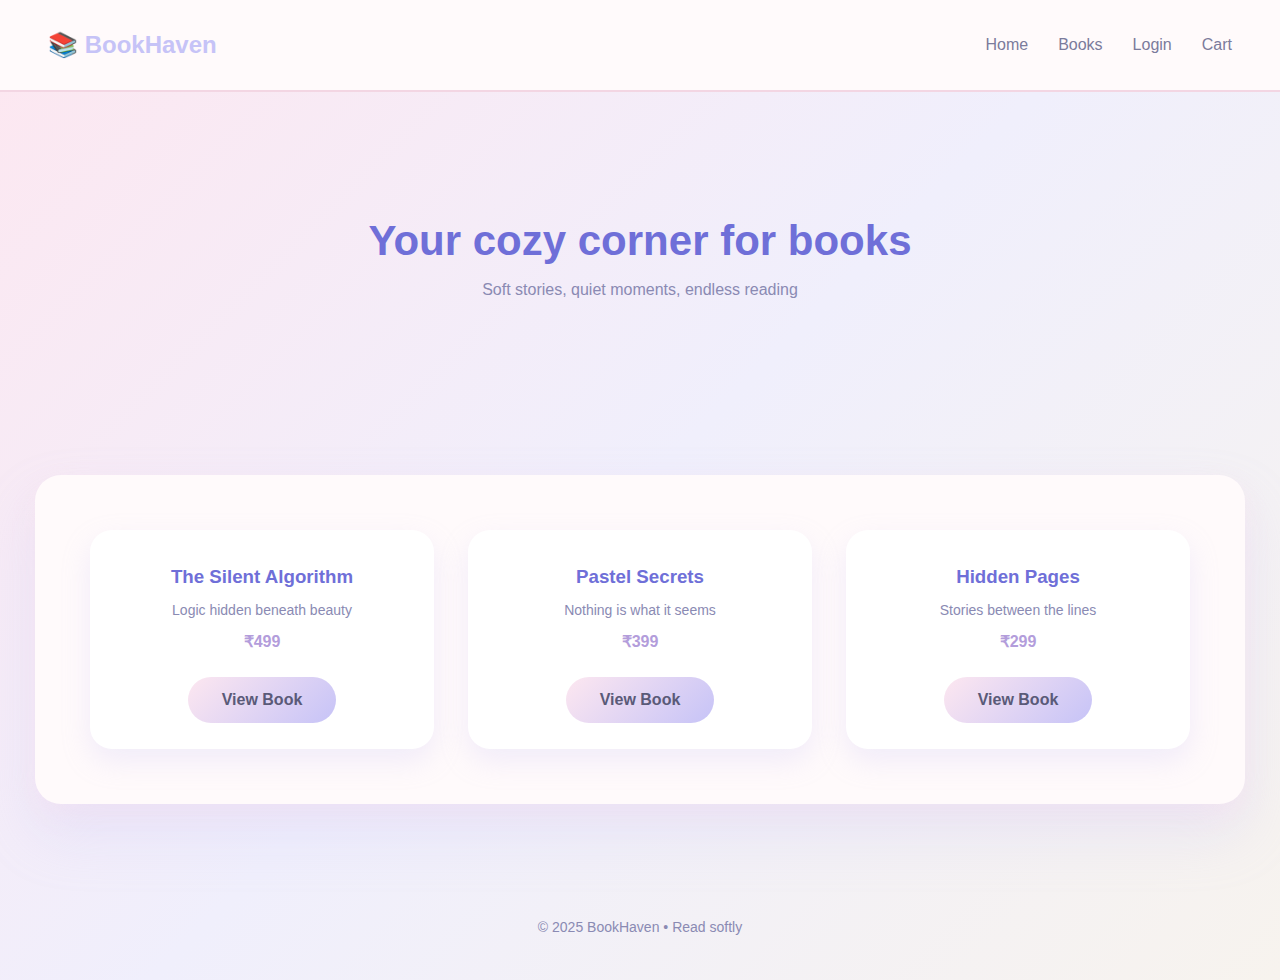
<file: frontend/index.html>
<!DOCTYPE html>
<html lang="en">
<head>
  <meta charset="UTF-8">
  <title>BookHaven</title>
  <link rel="stylesheet" href="assets/css/style.css">
  <script src="assets/js/config.js"></script>

</head>
<body>

<nav class="navbar">
  <div class="logo">📚 BookHaven</div>
  <ul class="nav-links">
    <li><a href="index.html">Home</a></li>
    <li><a href="book.html">Books</a></li>
    <li><a href="login.html">Login</a></li>
    <li><a href="cart.html">Cart</a></li>
  </ul>
</nav>

<section class="hero">
  <h2>Your cozy corner for books</h2>
  <p>Soft stories, quiet moments, endless reading</p>
</section>

<section class="container">
  <div class="grid">
    <div class="book">
      <h3>The Silent Algorithm</h3>
      <p>Logic hidden beneath beauty</p>
      <div class="price">₹499</div>
      <a class="btn" href="book.html">View Book</a>
    </div>

    <div class="book">
      <h3>Pastel Secrets</h3>
      <p>Nothing is what it seems</p>
      <div class="price">₹399</div>
      <a class="btn" href="book.html">View Book</a>
    </div>

    <div class="book">
      <h3>Hidden Pages</h3>
      <p>Stories between the lines</p>
      <div class="price">₹299</div>
      <a class="btn" href="book.html">View Book</a>
    </div>
  </div>
</section>

<footer>
  © 2025 BookHaven • Read softly
</footer>

<script>
// Fetch and display books from API
async function loadBooks() {
  try {
    const response = await fetch(window.__BOOKHAVEN_CONFIG__.apiBase + '/books');

    if (!response.ok) {
      const text = await response.text();
      console.error('Failed to load books: HTTP ' + response.status + ' - ' + text);
      return;
    }

    const books = await response.json();
    console.log('Books loaded from API:', books);
    
    const grid = document.querySelector('.grid');
    grid.innerHTML = '';
    
    books.forEach(book => {
      const bookDiv = document.createElement('div');
      bookDiv.className = 'book';
      bookDiv.innerHTML = `
        <h3>${book.title}</h3>
        <p>${book.description || 'A wonderful book'}</p>
        <div class="price">₹${book.price}</div>
        <a class="btn" href="book.html?id=${book.id}">View Book</a>
      `;
      grid.appendChild(bookDiv);
    });
  } catch (error) {
    console.error('Failed to load books:', error);
  }
}

// Load books when page loads
window.addEventListener('DOMContentLoaded', loadBooks);
</script>

</body>
</html>
</file>
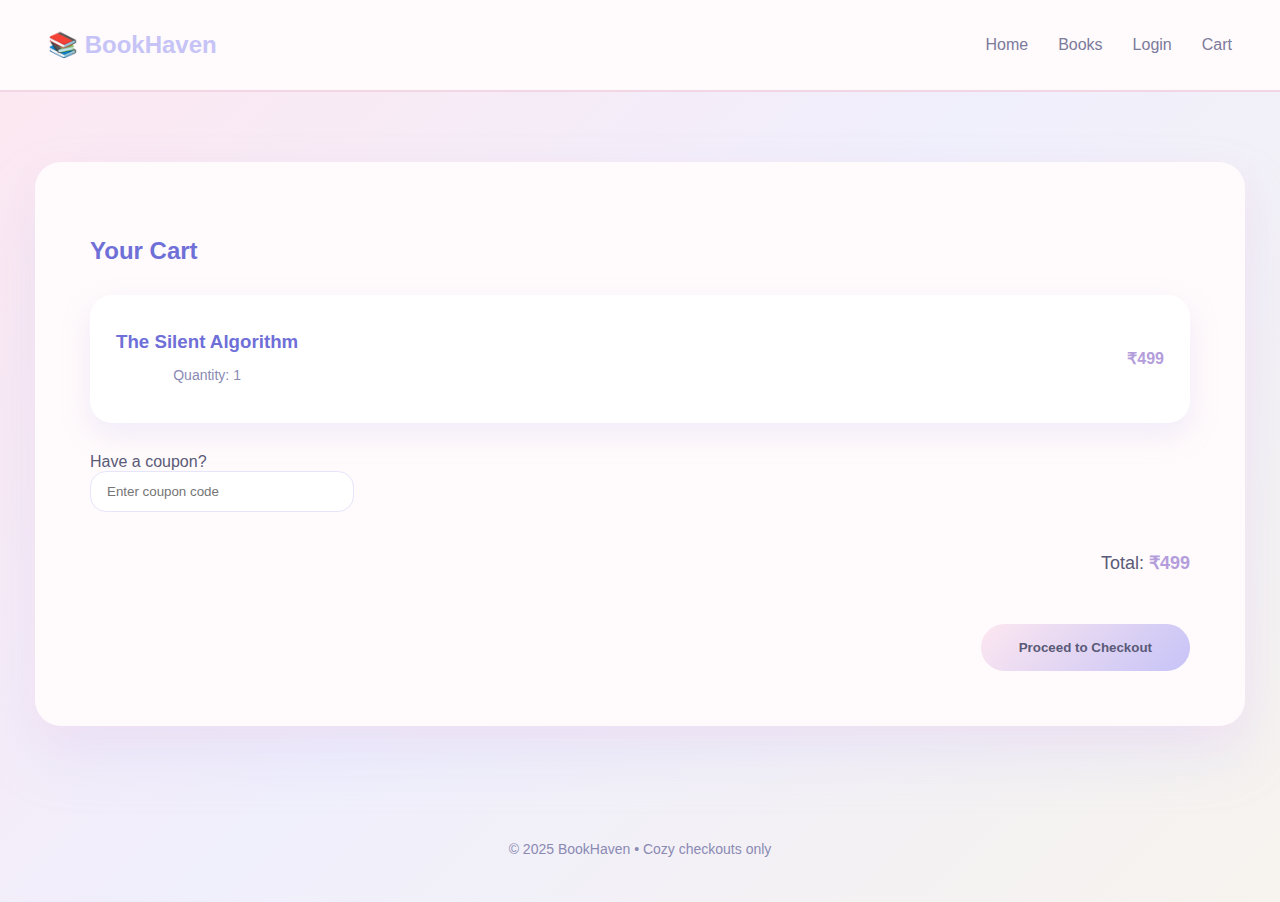
<file: frontend/cart.html>
<!DOCTYPE html>
<html lang="en">
<head>
  <meta charset="UTF-8">
  <title>BookHaven | Cart</title>
  <link rel="stylesheet" href="assets/css/style.css">
</head>
<body>

<!-- NAVBAR -->
<nav class="navbar">
  <div class="logo">📚 BookHaven</div>
  <ul class="nav-links">
    <li><a href="index.html">Home</a></li>
    <li><a href="book.html">Books</a></li>
    <li><a href="login.html">Login</a></li>
    <li><a href="cart.html">Cart</a></li>
  </ul>
</nav>

<!-- CART -->
<section class="container">
  <h2 style="color:#6f6fd8; margin-bottom:30px;">Your Cart</h2>

  <div class="book" style="display:flex; justify-content:space-between; align-items:center;">
    <div>
      <h3>The Silent Algorithm</h3>
      <p>Quantity: 1</p>
    </div>
    <div class="price">₹499</div>
  </div>

  <div style="margin-top:30px;">
    <label>Have a coupon?</label>
    <input type="text" placeholder="Enter coupon code">
  </div>

  <div style="margin-top:40px; text-align:right;">
    <p style="font-size:18px;">
      Total: <strong class="price" id="totalPrice">₹499</strong>
    </p>
    <button id="checkoutBtn">Proceed to Checkout</button>
  </div>
  
  <div id="checkoutMessage" style="margin-top:20px; padding:15px; display:none; border-radius:8px;"></div>
</section>

<footer>
  © 2025 BookHaven • Cozy checkouts only
</footer>

<script src="assets/js/config.js"></script>
<script>
// Handle checkout
document.getElementById('checkoutBtn').addEventListener('click', async function() {
  const totalElement = document.getElementById('totalPrice');
  const totalText = totalElement.textContent.replace('₹', '');
  const total = parseFloat(totalText);
  
  console.log('Processing checkout with total:', total);
  
  try {
    const response = await fetch(window.__BOOKHAVEN_CONFIG__.apiBase + '/checkout', {
      method: 'POST',
      headers: {
        'Content-Type': 'application/json'
      },
      body: JSON.stringify({
        items: [{title: 'The Silent Algorithm', price: 499, quantity: 1}],
        total: total
      })
    });
    
    const result = await response.json();
    console.log('Checkout response:', result);
    
    const messageDiv = document.getElementById('checkoutMessage');
    messageDiv.style.display = 'block';
    messageDiv.style.backgroundColor = response.ok ? '#d4edda' : '#f8d7da';
    messageDiv.style.color = response.ok ? '#155724' : '#721c24';
    messageDiv.innerHTML = `
      <strong>Status:</strong> ${result.status}<br>
      <strong>Message:</strong> ${result.message || 'Checkout processed'}<br>
      ${result.debug_receipt ? '<strong>Debug Receipt:</strong> ' + result.debug_receipt : ''}
    `;
  } catch (error) {
    console.error('Checkout failed:', error);
    alert('Checkout failed: ' + error.message);
  }
});
</script>

</body>
</html>
</file>
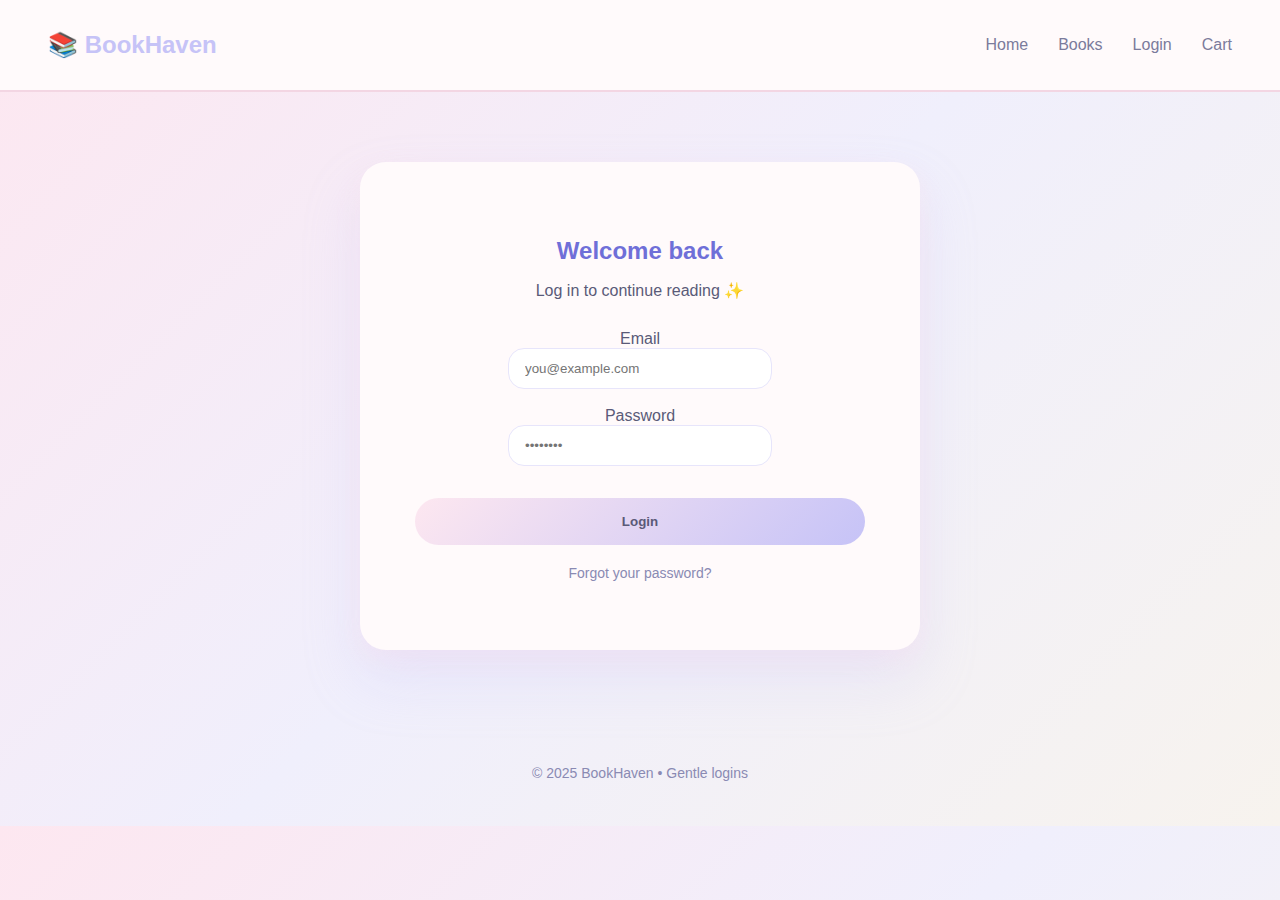
<file: frontend/login.html>
<!DOCTYPE html>
<html lang="en">
<head>
  <meta charset="UTF-8">
  <title>BookHaven | Login</title>
  <link rel="stylesheet" href="assets/css/style.css">
</head>
<body>

<!-- NAVBAR -->
<nav class="navbar">
  <div class="logo">📚 BookHaven</div>
  <ul class="nav-links">
    <li><a href="index.html">Home</a></li>
    <li><a href="book.html">Books</a></li>
    <li><a href="login.html">Login</a></li>
    <li><a href="cart.html">Cart</a></li>
  </ul>
</nav>

<!-- LOGIN -->
<section class="container" style="max-width:450px; text-align:center;">
  <h2 style="color:#6f6fd8; margin-bottom:10px;">Welcome back</h2>
  <p style="margin-bottom:30px;">Log in to continue reading ✨</p>

  <label>Email</label>
  <input type="email" placeholder="you@example.com">

  <label>Password</label>
  <input type="password" placeholder="••••••••">

  <button style="width:100%;">Login</button>

  <p style="margin-top:20px; font-size:14px; color:#8a8ab3;">
    Forgot your password?
  </p>
</section>

<footer>
  © 2025 BookHaven • Gentle logins
</footer>

</body>
</html>
</file>
<file: frontend/assets/css/style.css>
/* ===== GLOBAL ===== */
body {
  margin: 0;
  font-family: 'Inter', 'Segoe UI', sans-serif;
  background: linear-gradient(
    135deg,
    #fde7f0 0%,
    #f0effc 50%,
    #f7f3ee 100%
  );
  color: #5a5a78;
}

/* ===== NAVBAR ===== */
.navbar {
  background: #fffafb;
  padding: 20px 48px;
  display: flex;
  justify-content: space-between;
  align-items: center;
  border-bottom: 2px solid #f3d6e3;
}

.logo {
  font-size: 24px;
  font-weight: 700;
  color: #c6c3f7;
}

.nav-links {
  list-style: none;
  display: flex;
  gap: 30px;
}

.nav-links a {
  text-decoration: none;
  font-weight: 500;
  color: #7b7b9c;
}

.nav-links a:hover {
  color: #c6c3f7;
}

/* ===== HERO ===== */
.hero {
  text-align: center;
  padding: 90px 20px;
}

.hero h2 {
  font-size: 42px;
  margin-bottom: 10px;
  color: #6f6fd8;
}

.hero p {
  font-size: 16px;
  color: #8a8ab3;
}

/* ===== CONTAINER ===== */
.container {
  max-width: 1100px;
  margin: 70px auto;
  padding: 55px;
  background: #fffafb;
  border-radius: 26px;
  box-shadow:
    0 30px 55px rgba(198,195,247,0.25),
    0 10px 25px rgba(253,231,240,0.6);
}

/* ===== BOOK GRID ===== */
.grid {
  display: grid;
  grid-template-columns: repeat(auto-fit, minmax(240px, 1fr));
  gap: 34px;
}

.book {
  background: #ffffff;
  border-radius: 22px;
  padding: 26px;
  text-align: center;
  box-shadow: 0 12px 28px rgba(198,195,247,0.25);
  transition: transform 0.3s ease;
}

.book:hover {
  transform: translateY(-8px);
}

.book h3 {
  margin: 10px 0 6px;
  color: #6f6fd8;
}

.book p {
  font-size: 14px;
  color: #8a8ab3;
}

.price {
  font-weight: 700;
  margin: 14px 0;
  color: #b39ddb;
}

/* ===== BUTTON ===== */
.btn {
  display: inline-block;
  margin-top: 12px;
  padding: 14px 34px;
  background: linear-gradient(135deg, #fde7f0, #c6c3f7);
  color: #5a5a78;
  text-decoration: none;
  font-weight: 600;
  border-radius: 999px;
  transition: all 0.3s ease;
}

.btn:hover {
  transform: translateY(-4px);
  box-shadow: 0 12px 28px rgba(198,195,247,0.45);
}

/* ===== BOOK DETAILS ===== */
.book-details {
  display: grid;
  grid-template-columns: 1fr 1.5fr;
  gap: 55px;
}

.book-image img {
  width: 100%;
  border-radius: 22px;
  box-shadow: 0 18px 35px rgba(198,195,247,0.45);
}

.book-info h2 {
  font-size: 34px;
  color: #6f6fd8;
}

.author {
  font-size: 14px;
  color: #a0a0c4;
  margin-bottom: 22px;
}

.description {
  line-height: 1.75;
  margin-bottom: 28px;
}

label {
  display: block;
  margin-top: 18px;
}

input {
  width: 230px;
  padding: 12px 16px;
  border-radius: 16px;
  border: 1px solid #e7e5fb;
  background: #fff;
}

button {
  margin-top: 32px;
  padding: 16px 38px;
  background: linear-gradient(135deg, #fde7f0, #c6c3f7);
  border: none;
  border-radius: 999px;
  font-weight: 600;
  color: #5a5a78;
  cursor: pointer;
}

button:hover {
  transform: translateY(-4px);
  box-shadow: 0 12px 28px rgba(198,195,247,0.45);
}

/* ===== FOOTER ===== */
footer {
  text-align: center;
  padding: 45px;
  font-size: 14px;
  color: #8a8ab3;
}
</file>
